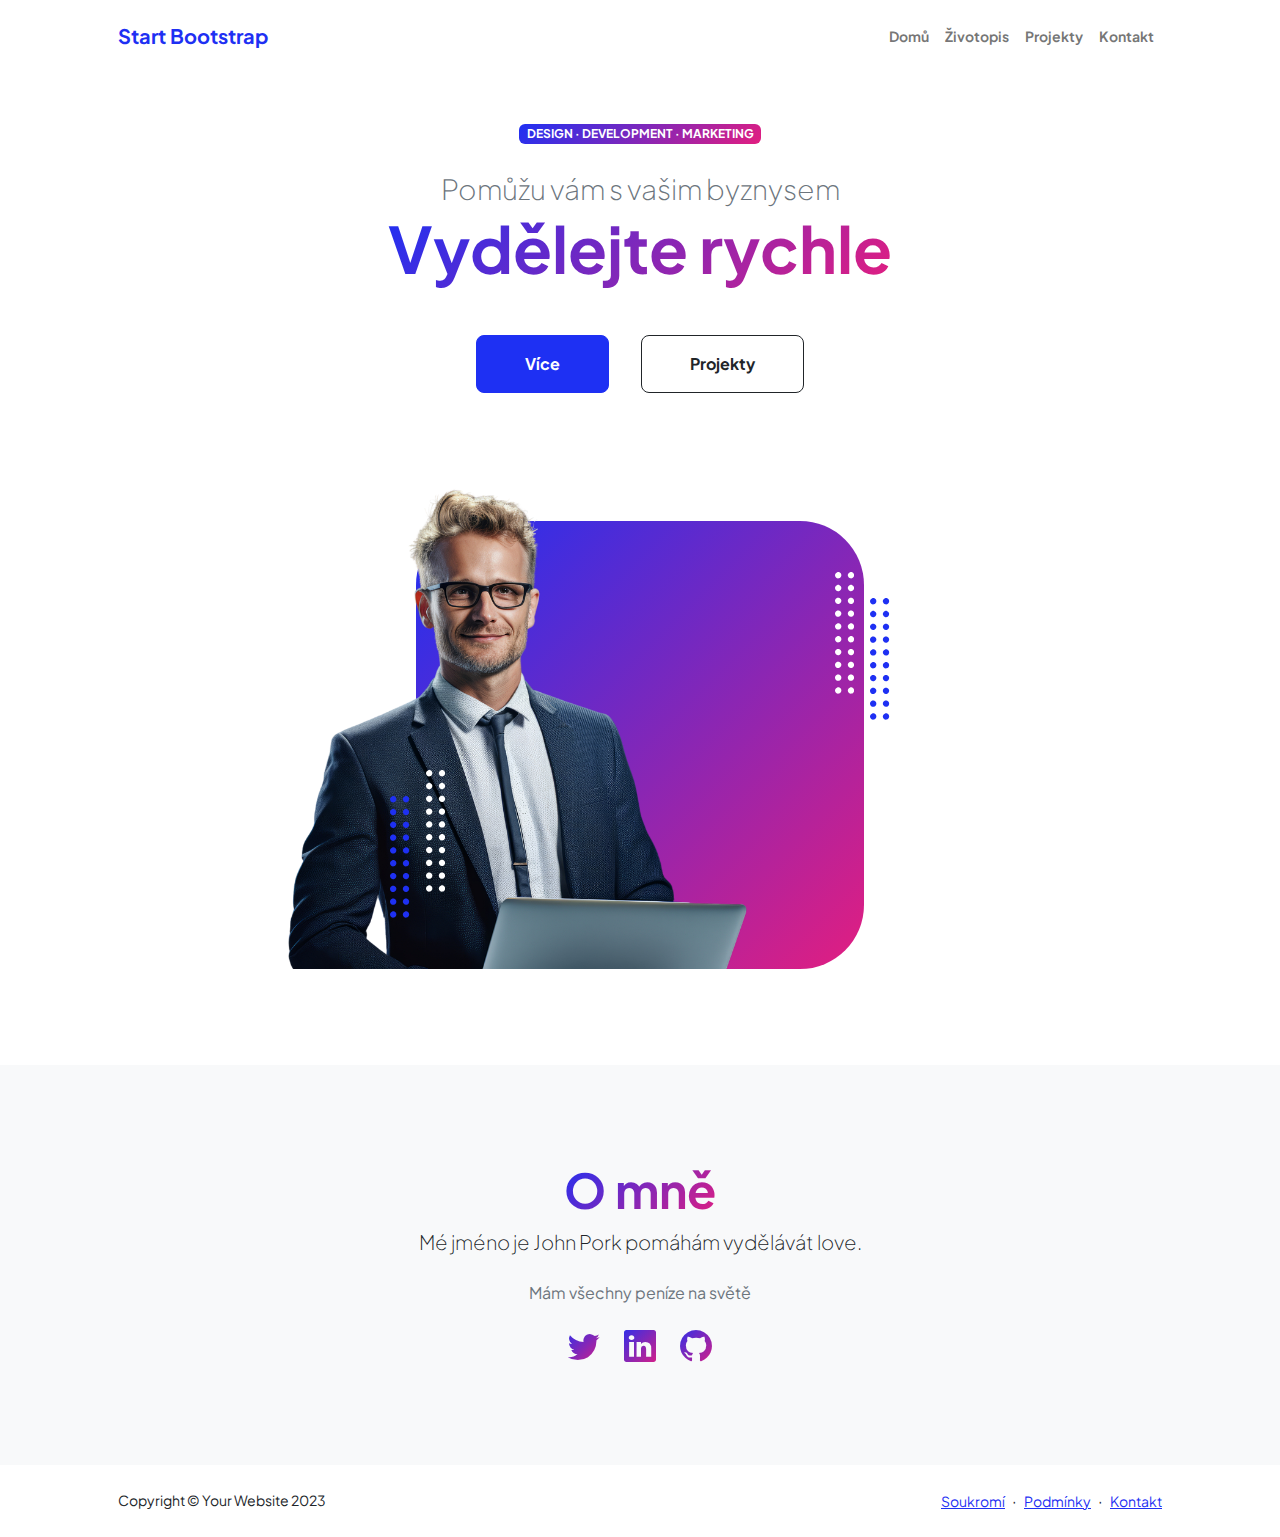
<file: startbootstrap-personal-gh-pages/startbootstrap-personal-gh-pages/index.html>
<!DOCTYPE html>
<html lang="en">
    <head>
        <meta charset="utf-8" />
        <meta name="viewport" content="width=device-width, initial-scale=1, shrink-to-fit=no" />
        <meta name="description" content="" />
        <meta name="author" content="" />
        <title>Personal - Start Bootstrap Theme</title>
        <!-- Favicon-->
        <link rel="icon" type="image/x-icon" href="assets/favicon.ico" />
        <!-- Custom Google font-->
        <link rel="preconnect" href="https://fonts.googleapis.com" />
        <link rel="preconnect" href="https://fonts.gstatic.com" crossorigin />
        <link href="https://fonts.googleapis.com/css2?family=Plus+Jakarta+Sans:wght@100;200;300;400;500;600;700;800;900&amp;display=swap" rel="stylesheet" />
        <!-- Bootstrap icons-->
        <link href="https://cdn.jsdelivr.net/npm/bootstrap-icons@1.8.1/font/bootstrap-icons.css" rel="stylesheet" />
        <!-- Core theme CSS (includes Bootstrap)-->
        <link href="css/styles.css" rel="stylesheet" />
    </head>
    <body class="d-flex flex-column h-100">
        <main class="flex-shrink-0">
            <!-- Navigation-->
            <nav class="navbar navbar-expand-lg navbar-light bg-white py-3">
                <div class="container px-5">
                    <a class="navbar-brand" href="index.html"><span class="fw-bolder text-primary">Start Bootstrap</span></a>
                    <button class="navbar-toggler" type="button" data-bs-toggle="collapse" data-bs-target="#navbarSupportedContent" aria-controls="navbarSupportedContent" aria-expanded="false" aria-label="Toggle navigation"><span class="navbar-toggler-icon"></span></button>
                    <div class="collapse navbar-collapse" id="navbarSupportedContent">
                        <ul class="navbar-nav ms-auto mb-2 mb-lg-0 small fw-bolder">
                            <li class="nav-item"><a class="nav-link" href="index.html">Domů</a></li>
                            <li class="nav-item"><a class="nav-link" href="resume.html">Životopis</a></li>
                            <li class="nav-item"><a class="nav-link" href="projects.html">Projekty</a></li>
                            <li class="nav-item"><a class="nav-link" href="contact.html">Kontakt</a></li>
                        </ul>
                    </div>
                </div>
            </nav>
            <!-- Header-->
            <header class="py-5">
                <div class="container px-5 pb-5">
                    <div class="row gx-5 align-items-center">
                        <div class="col-xxl-5">
                            <!-- Header text content-->
                            <div class="text-center text-xxl-start">
                                <div class="badge bg-gradient-primary-to-secondary text-white mb-4"><div class="text-uppercase">Design &middot; Development &middot; Marketing</div></div>
                                <div class="fs-3 fw-light text-muted">Pomůžu vám s vašim byznysem</div>
                                <h1 class="display-3 fw-bolder mb-5"><span class="text-gradient d-inline">Vydělejte rychle</span></h1>
                                <div class="d-grid gap-3 d-sm-flex justify-content-sm-center justify-content-xxl-start mb-3">
                                    <a class="btn btn-primary btn-lg px-5 py-3 me-sm-3 fs-6 fw-bolder" href="resume.html">Více</a>
                                    <a class="btn btn-outline-dark btn-lg px-5 py-3 fs-6 fw-bolder" href="projects.html">Projekty</a>
                                </div>
                            </div>
                        </div>
                        <div class="col-xxl-7">
                            <!-- Header profile picture-->
                            <div class="d-flex justify-content-center mt-5 mt-xxl-0">
                                <div class="profile bg-gradient-primary-to-secondary">
                                    <!-- TIP: For best results, use a photo with a transparent background like the demo example below-->
                                    <!-- Watch a tutorial on how to do this on YouTube (link)-->
                                    <img class="profile-img" src="assets/podnikatel.webp" alt="..." />
                                    <div class="dots-1">
                                        <!-- SVG Dots-->
                                        <svg version="1.1" xmlns="http://www.w3.org/2000/svg" xmlns:xlink="http://www.w3.org/1999/xlink" x="0px" y="0px" viewBox="0 0 191.6 1215.4" style="enable-background: new 0 0 191.6 1215.4" xml:space="preserve">
                                            <g transform="translate(0.000000,1280.000000) scale(0.100000,-0.100000)">
                                                <path d="M227.7,12788.6c-105-35-200-141-222-248c-43-206,163-412,369-369c155,32,275,190,260,339c-11,105-90,213-190,262        C383.7,12801.6,289.7,12808.6,227.7,12788.6z"></path>
                                                <path d="M1507.7,12788.6c-151-50-253-216-222-362c25-119,136-230,254-255c194-41,395,142,375,339c-11,105-90,213-190,262        C1663.7,12801.6,1569.7,12808.6,1507.7,12788.6z"></path>
                                                <path d="M227.7,11508.6c-105-35-200-141-222-248c-43-206,163-412,369-369c155,32,275,190,260,339c-11,105-90,213-190,262        C383.7,11521.6,289.7,11528.6,227.7,11508.6z"></path>
                                                <path d="M1507.7,11508.6c-151-50-253-216-222-362c25-119,136-230,254-255c194-41,395,142,375,339c-11,105-90,213-190,262        C1663.7,11521.6,1569.7,11528.6,1507.7,11508.6z"></path>
                                                <path d="M227.7,10228.6c-105-35-200-141-222-248c-43-206,163-412,369-369c155,32,275,190,260,339c-11,105-90,213-190,262        C383.7,10241.6,289.7,10248.6,227.7,10228.6z"></path>
                                                <path d="M1507.7,10228.6c-105-35-200-141-222-248c-43-206,163-412,369-369c155,32,275,190,260,339c-11,105-90,213-190,262        C1663.7,10241.6,1569.7,10248.6,1507.7,10228.6z"></path>
                                                <path d="M227.7,8948.6c-105-35-200-141-222-248c-43-206,163-412,369-369c155,32,275,190,260,339c-11,105-90,213-190,262        C383.7,8961.6,289.7,8968.6,227.7,8948.6z"></path>
                                                <path d="M1507.7,8948.6c-105-35-200-141-222-248c-43-206,163-412,369-369c155,32,275,190,260,339c-11,105-90,213-190,262        C1663.7,8961.6,1569.7,8968.6,1507.7,8948.6z"></path>
                                                <path d="M227.7,7668.6c-105-35-200-141-222-248c-43-206,163-412,369-369c155,32,275,190,260,339c-11,105-90,213-190,262        C383.7,7681.6,289.7,7688.6,227.7,7668.6z"></path>
                                                <path d="M1507.7,7668.6c-105-35-200-141-222-248c-43-206,163-412,369-369c155,32,275,190,260,339c-11,105-90,213-190,262        C1663.7,7681.6,1569.7,7688.6,1507.7,7668.6z"></path>
                                                <path d="M227.7,6388.6c-105-35-200-141-222-248c-43-206,163-412,369-369c155,32,275,190,260,339c-11,105-90,213-190,262        C383.7,6401.6,289.7,6408.6,227.7,6388.6z"></path>
                                                <path d="M1507.7,6388.6c-105-35-200-141-222-248c-43-206,163-412,369-369c155,32,275,190,260,339c-11,105-90,213-190,262        C1663.7,6401.6,1569.7,6408.6,1507.7,6388.6z"></path>
                                                <path d="M227.7,5108.6c-105-35-200-141-222-248c-43-206,163-412,369-369c155,32,275,190,260,339c-11,105-90,213-190,262        C383.7,5121.6,289.7,5128.6,227.7,5108.6z"></path>
                                                <path d="M1507.7,5108.6c-105-35-200-141-222-248c-43-206,163-412,369-369c155,32,275,190,260,339c-11,105-90,213-190,262        C1663.7,5121.6,1569.7,5128.6,1507.7,5108.6z"></path>
                                                <path d="M227.7,3828.6c-105-35-200-141-222-248c-43-206,163-412,369-369c155,32,275,190,260,339c-11,105-90,213-190,262        C383.7,3841.6,289.7,3848.6,227.7,3828.6z"></path>
                                                <path d="M1507.7,3828.6c-105-35-200-141-222-248c-43-206,163-412,369-369c155,32,275,190,260,339c-11,105-90,213-190,262        C1663.7,3841.6,1569.7,3848.6,1507.7,3828.6z"></path>
                                                <path d="M227.7,2548.6c-105-35-200-141-222-248c-43-206,163-412,369-369c155,32,275,190,260,339c-11,105-90,213-190,262        C383.7,2561.6,289.7,2568.6,227.7,2548.6z"></path>
                                                <path d="M1507.7,2548.6c-105-35-200-141-222-248c-43-206,163-412,369-369c155,32,275,190,260,339c-11,105-90,213-190,262        C1663.7,2561.6,1569.7,2568.6,1507.7,2548.6z"></path>
                                                <path d="M227.7,1268.6c-105-35-200-141-222-248c-43-206,163-412,369-369c155,32,275,190,260,339c-11,105-90,213-190,262        C383.7,1281.6,289.7,1288.6,227.7,1268.6z"></path>
                                                <path d="M1507.7,1268.6c-105-35-200-141-222-248c-43-206,163-412,369-369c155,32,275,190,260,339c-11,105-90,213-190,262        C1663.7,1281.6,1569.7,1288.6,1507.7,1268.6z"></path>
                                            </g>
                                        </svg>
                                        <!-- END of SVG dots-->
                                    </div>
                                    <div class="dots-2">
                                        <!-- SVG Dots-->
                                        <svg version="1.1" xmlns="http://www.w3.org/2000/svg" xmlns:xlink="http://www.w3.org/1999/xlink" x="0px" y="0px" viewBox="0 0 191.6 1215.4" style="enable-background: new 0 0 191.6 1215.4" xml:space="preserve">
                                            <g transform="translate(0.000000,1280.000000) scale(0.100000,-0.100000)">
                                                <path d="M227.7,12788.6c-105-35-200-141-222-248c-43-206,163-412,369-369c155,32,275,190,260,339c-11,105-90,213-190,262        C383.7,12801.6,289.7,12808.6,227.7,12788.6z"></path>
                                                <path d="M1507.7,12788.6c-151-50-253-216-222-362c25-119,136-230,254-255c194-41,395,142,375,339c-11,105-90,213-190,262        C1663.7,12801.6,1569.7,12808.6,1507.7,12788.6z"></path>
                                                <path d="M227.7,11508.6c-105-35-200-141-222-248c-43-206,163-412,369-369c155,32,275,190,260,339c-11,105-90,213-190,262        C383.7,11521.6,289.7,11528.6,227.7,11508.6z"></path>
                                                <path d="M1507.7,11508.6c-151-50-253-216-222-362c25-119,136-230,254-255c194-41,395,142,375,339c-11,105-90,213-190,262        C1663.7,11521.6,1569.7,11528.6,1507.7,11508.6z"></path>
                                                <path d="M227.7,10228.6c-105-35-200-141-222-248c-43-206,163-412,369-369c155,32,275,190,260,339c-11,105-90,213-190,262        C383.7,10241.6,289.7,10248.6,227.7,10228.6z"></path>
                                                <path d="M1507.7,10228.6c-105-35-200-141-222-248c-43-206,163-412,369-369c155,32,275,190,260,339c-11,105-90,213-190,262        C1663.7,10241.6,1569.7,10248.6,1507.7,10228.6z"></path>
                                                <path d="M227.7,8948.6c-105-35-200-141-222-248c-43-206,163-412,369-369c155,32,275,190,260,339c-11,105-90,213-190,262        C383.7,8961.6,289.7,8968.6,227.7,8948.6z"></path>
                                                <path d="M1507.7,8948.6c-105-35-200-141-222-248c-43-206,163-412,369-369c155,32,275,190,260,339c-11,105-90,213-190,262        C1663.7,8961.6,1569.7,8968.6,1507.7,8948.6z"></path>
                                                <path d="M227.7,7668.6c-105-35-200-141-222-248c-43-206,163-412,369-369c155,32,275,190,260,339c-11,105-90,213-190,262        C383.7,7681.6,289.7,7688.6,227.7,7668.6z"></path>
                                                <path d="M1507.7,7668.6c-105-35-200-141-222-248c-43-206,163-412,369-369c155,32,275,190,260,339c-11,105-90,213-190,262        C1663.7,7681.6,1569.7,7688.6,1507.7,7668.6z"></path>
                                                <path d="M227.7,6388.6c-105-35-200-141-222-248c-43-206,163-412,369-369c155,32,275,190,260,339c-11,105-90,213-190,262        C383.7,6401.6,289.7,6408.6,227.7,6388.6z"></path>
                                                <path d="M1507.7,6388.6c-105-35-200-141-222-248c-43-206,163-412,369-369c155,32,275,190,260,339c-11,105-90,213-190,262        C1663.7,6401.6,1569.7,6408.6,1507.7,6388.6z"></path>
                                                <path d="M227.7,5108.6c-105-35-200-141-222-248c-43-206,163-412,369-369c155,32,275,190,260,339c-11,105-90,213-190,262        C383.7,5121.6,289.7,5128.6,227.7,5108.6z"></path>
                                                <path d="M1507.7,5108.6c-105-35-200-141-222-248c-43-206,163-412,369-369c155,32,275,190,260,339c-11,105-90,213-190,262        C1663.7,5121.6,1569.7,5128.6,1507.7,5108.6z"></path>
                                                <path d="M227.7,3828.6c-105-35-200-141-222-248c-43-206,163-412,369-369c155,32,275,190,260,339c-11,105-90,213-190,262        C383.7,3841.6,289.7,3848.6,227.7,3828.6z"></path>
                                                <path d="M1507.7,3828.6c-105-35-200-141-222-248c-43-206,163-412,369-369c155,32,275,190,260,339c-11,105-90,213-190,262        C1663.7,3841.6,1569.7,3848.6,1507.7,3828.6z"></path>
                                                <path d="M227.7,2548.6c-105-35-200-141-222-248c-43-206,163-412,369-369c155,32,275,190,260,339c-11,105-90,213-190,262        C383.7,2561.6,289.7,2568.6,227.7,2548.6z"></path>
                                                <path d="M1507.7,2548.6c-105-35-200-141-222-248c-43-206,163-412,369-369c155,32,275,190,260,339c-11,105-90,213-190,262        C1663.7,2561.6,1569.7,2568.6,1507.7,2548.6z"></path>
                                                <path d="M227.7,1268.6c-105-35-200-141-222-248c-43-206,163-412,369-369c155,32,275,190,260,339c-11,105-90,213-190,262        C383.7,1281.6,289.7,1288.6,227.7,1268.6z"></path>
                                                <path d="M1507.7,1268.6c-105-35-200-141-222-248c-43-206,163-412,369-369c155,32,275,190,260,339c-11,105-90,213-190,262        C1663.7,1281.6,1569.7,1288.6,1507.7,1268.6z"></path>
                                            </g>
                                        </svg>
                                        <!-- END of SVG dots-->
                                    </div>
                                    <div class="dots-3">
                                        <!-- SVG Dots-->
                                        <svg version="1.1" xmlns="http://www.w3.org/2000/svg" xmlns:xlink="http://www.w3.org/1999/xlink" x="0px" y="0px" viewBox="0 0 191.6 1215.4" style="enable-background: new 0 0 191.6 1215.4" xml:space="preserve">
                                            <g transform="translate(0.000000,1280.000000) scale(0.100000,-0.100000)">
                                                <path d="M227.7,12788.6c-105-35-200-141-222-248c-43-206,163-412,369-369c155,32,275,190,260,339c-11,105-90,213-190,262        C383.7,12801.6,289.7,12808.6,227.7,12788.6z"></path>
                                                <path d="M1507.7,12788.6c-151-50-253-216-222-362c25-119,136-230,254-255c194-41,395,142,375,339c-11,105-90,213-190,262        C1663.7,12801.6,1569.7,12808.6,1507.7,12788.6z"></path>
                                                <path d="M227.7,11508.6c-105-35-200-141-222-248c-43-206,163-412,369-369c155,32,275,190,260,339c-11,105-90,213-190,262        C383.7,11521.6,289.7,11528.6,227.7,11508.6z"></path>
                                                <path d="M1507.7,11508.6c-151-50-253-216-222-362c25-119,136-230,254-255c194-41,395,142,375,339c-11,105-90,213-190,262        C1663.7,11521.6,1569.7,11528.6,1507.7,11508.6z"></path>
                                                <path d="M227.7,10228.6c-105-35-200-141-222-248c-43-206,163-412,369-369c155,32,275,190,260,339c-11,105-90,213-190,262        C383.7,10241.6,289.7,10248.6,227.7,10228.6z"></path>
                                                <path d="M1507.7,10228.6c-105-35-200-141-222-248c-43-206,163-412,369-369c155,32,275,190,260,339c-11,105-90,213-190,262        C1663.7,10241.6,1569.7,10248.6,1507.7,10228.6z"></path>
                                                <path d="M227.7,8948.6c-105-35-200-141-222-248c-43-206,163-412,369-369c155,32,275,190,260,339c-11,105-90,213-190,262        C383.7,8961.6,289.7,8968.6,227.7,8948.6z"></path>
                                                <path d="M1507.7,8948.6c-105-35-200-141-222-248c-43-206,163-412,369-369c155,32,275,190,260,339c-11,105-90,213-190,262        C1663.7,8961.6,1569.7,8968.6,1507.7,8948.6z"></path>
                                                <path d="M227.7,7668.6c-105-35-200-141-222-248c-43-206,163-412,369-369c155,32,275,190,260,339c-11,105-90,213-190,262        C383.7,7681.6,289.7,7688.6,227.7,7668.6z"></path>
                                                <path d="M1507.7,7668.6c-105-35-200-141-222-248c-43-206,163-412,369-369c155,32,275,190,260,339c-11,105-90,213-190,262        C1663.7,7681.6,1569.7,7688.6,1507.7,7668.6z"></path>
                                                <path d="M227.7,6388.6c-105-35-200-141-222-248c-43-206,163-412,369-369c155,32,275,190,260,339c-11,105-90,213-190,262        C383.7,6401.6,289.7,6408.6,227.7,6388.6z"></path>
                                                <path d="M1507.7,6388.6c-105-35-200-141-222-248c-43-206,163-412,369-369c155,32,275,190,260,339c-11,105-90,213-190,262        C1663.7,6401.6,1569.7,6408.6,1507.7,6388.6z"></path>
                                                <path d="M227.7,5108.6c-105-35-200-141-222-248c-43-206,163-412,369-369c155,32,275,190,260,339c-11,105-90,213-190,262        C383.7,5121.6,289.7,5128.6,227.7,5108.6z"></path>
                                                <path d="M1507.7,5108.6c-105-35-200-141-222-248c-43-206,163-412,369-369c155,32,275,190,260,339c-11,105-90,213-190,262        C1663.7,5121.6,1569.7,5128.6,1507.7,5108.6z"></path>
                                                <path d="M227.7,3828.6c-105-35-200-141-222-248c-43-206,163-412,369-369c155,32,275,190,260,339c-11,105-90,213-190,262        C383.7,3841.6,289.7,3848.6,227.7,3828.6z"></path>
                                                <path d="M1507.7,3828.6c-105-35-200-141-222-248c-43-206,163-412,369-369c155,32,275,190,260,339c-11,105-90,213-190,262        C1663.7,3841.6,1569.7,3848.6,1507.7,3828.6z"></path>
                                                <path d="M227.7,2548.6c-105-35-200-141-222-248c-43-206,163-412,369-369c155,32,275,190,260,339c-11,105-90,213-190,262        C383.7,2561.6,289.7,2568.6,227.7,2548.6z"></path>
                                                <path d="M1507.7,2548.6c-105-35-200-141-222-248c-43-206,163-412,369-369c155,32,275,190,260,339c-11,105-90,213-190,262        C1663.7,2561.6,1569.7,2568.6,1507.7,2548.6z"></path>
                                                <path d="M227.7,1268.6c-105-35-200-141-222-248c-43-206,163-412,369-369c155,32,275,190,260,339c-11,105-90,213-190,262        C383.7,1281.6,289.7,1288.6,227.7,1268.6z"></path>
                                                <path d="M1507.7,1268.6c-105-35-200-141-222-248c-43-206,163-412,369-369c155,32,275,190,260,339c-11,105-90,213-190,262        C1663.7,1281.6,1569.7,1288.6,1507.7,1268.6z"></path>
                                            </g>
                                        </svg>
                                        <!-- END of SVG dots-->
                                    </div>
                                    <div class="dots-4">
                                        <!-- SVG Dots-->
                                        <svg version="1.1" xmlns="http://www.w3.org/2000/svg" xmlns:xlink="http://www.w3.org/1999/xlink" x="0px" y="0px" viewBox="0 0 191.6 1215.4" style="enable-background: new 0 0 191.6 1215.4" xml:space="preserve">
                                            <g transform="translate(0.000000,1280.000000) scale(0.100000,-0.100000)">
                                                <path d="M227.7,12788.6c-105-35-200-141-222-248c-43-206,163-412,369-369c155,32,275,190,260,339c-11,105-90,213-190,262        C383.7,12801.6,289.7,12808.6,227.7,12788.6z"></path>
                                                <path d="M1507.7,12788.6c-151-50-253-216-222-362c25-119,136-230,254-255c194-41,395,142,375,339c-11,105-90,213-190,262        C1663.7,12801.6,1569.7,12808.6,1507.7,12788.6z"></path>
                                                <path d="M227.7,11508.6c-105-35-200-141-222-248c-43-206,163-412,369-369c155,32,275,190,260,339c-11,105-90,213-190,262        C383.7,11521.6,289.7,11528.6,227.7,11508.6z"></path>
                                                <path d="M1507.7,11508.6c-151-50-253-216-222-362c25-119,136-230,254-255c194-41,395,142,375,339c-11,105-90,213-190,262        C1663.7,11521.6,1569.7,11528.6,1507.7,11508.6z"></path>
                                                <path d="M227.7,10228.6c-105-35-200-141-222-248c-43-206,163-412,369-369c155,32,275,190,260,339c-11,105-90,213-190,262        C383.7,10241.6,289.7,10248.6,227.7,10228.6z"></path>
                                                <path d="M1507.7,10228.6c-105-35-200-141-222-248c-43-206,163-412,369-369c155,32,275,190,260,339c-11,105-90,213-190,262        C1663.7,10241.6,1569.7,10248.6,1507.7,10228.6z"></path>
                                                <path d="M227.7,8948.6c-105-35-200-141-222-248c-43-206,163-412,369-369c155,32,275,190,260,339c-11,105-90,213-190,262        C383.7,8961.6,289.7,8968.6,227.7,8948.6z"></path>
                                                <path d="M1507.7,8948.6c-105-35-200-141-222-248c-43-206,163-412,369-369c155,32,275,190,260,339c-11,105-90,213-190,262        C1663.7,8961.6,1569.7,8968.6,1507.7,8948.6z"></path>
                                                <path d="M227.7,7668.6c-105-35-200-141-222-248c-43-206,163-412,369-369c155,32,275,190,260,339c-11,105-90,213-190,262        C383.7,7681.6,289.7,7688.6,227.7,7668.6z"></path>
                                                <path d="M1507.7,7668.6c-105-35-200-141-222-248c-43-206,163-412,369-369c155,32,275,190,260,339c-11,105-90,213-190,262        C1663.7,7681.6,1569.7,7688.6,1507.7,7668.6z"></path>
                                                <path d="M227.7,6388.6c-105-35-200-141-222-248c-43-206,163-412,369-369c155,32,275,190,260,339c-11,105-90,213-190,262        C383.7,6401.6,289.7,6408.6,227.7,6388.6z"></path>
                                                <path d="M1507.7,6388.6c-105-35-200-141-222-248c-43-206,163-412,369-369c155,32,275,190,260,339c-11,105-90,213-190,262        C1663.7,6401.6,1569.7,6408.6,1507.7,6388.6z"></path>
                                                <path d="M227.7,5108.6c-105-35-200-141-222-248c-43-206,163-412,369-369c155,32,275,190,260,339c-11,105-90,213-190,262        C383.7,5121.6,289.7,5128.6,227.7,5108.6z"></path>
                                                <path d="M1507.7,5108.6c-105-35-200-141-222-248c-43-206,163-412,369-369c155,32,275,190,260,339c-11,105-90,213-190,262        C1663.7,5121.6,1569.7,5128.6,1507.7,5108.6z"></path>
                                                <path d="M227.7,3828.6c-105-35-200-141-222-248c-43-206,163-412,369-369c155,32,275,190,260,339c-11,105-90,213-190,262        C383.7,3841.6,289.7,3848.6,227.7,3828.6z"></path>
                                                <path d="M1507.7,3828.6c-105-35-200-141-222-248c-43-206,163-412,369-369c155,32,275,190,260,339c-11,105-90,213-190,262        C1663.7,3841.6,1569.7,3848.6,1507.7,3828.6z"></path>
                                                <path d="M227.7,2548.6c-105-35-200-141-222-248c-43-206,163-412,369-369c155,32,275,190,260,339c-11,105-90,213-190,262        C383.7,2561.6,289.7,2568.6,227.7,2548.6z"></path>
                                                <path d="M1507.7,2548.6c-105-35-200-141-222-248c-43-206,163-412,369-369c155,32,275,190,260,339c-11,105-90,213-190,262        C1663.7,2561.6,1569.7,2568.6,1507.7,2548.6z"></path>
                                                <path d="M227.7,1268.6c-105-35-200-141-222-248c-43-206,163-412,369-369c155,32,275,190,260,339c-11,105-90,213-190,262        C383.7,1281.6,289.7,1288.6,227.7,1268.6z"></path>
                                                <path d="M1507.7,1268.6c-105-35-200-141-222-248c-43-206,163-412,369-369c155,32,275,190,260,339c-11,105-90,213-190,262        C1663.7,1281.6,1569.7,1288.6,1507.7,1268.6z"></path>
                                            </g>
                                        </svg>
                                        <!-- END of SVG dots-->
                                    </div>
                                </div>
                            </div>
                        </div>
                    </div>
                </div>
            </header>
            <!-- About Section-->
            <section class="bg-light py-5">
                <div class="container px-5">
                    <div class="row gx-5 justify-content-center">
                        <div class="col-xxl-8">
                            <div class="text-center my-5">
                                <h2 class="display-5 fw-bolder"><span class="text-gradient d-inline">O mně</span></h2>
                                <p class="lead fw-light mb-4">Mé jméno je John Pork pomáhám vydělávát love.</p>
                                <p class="text-muted">Mám všechny peníze na světě</p>
                                <div class="d-flex justify-content-center fs-2 gap-4">
                                    <a class="text-gradient" href="#!"><i class="bi bi-twitter"></i></a>
                                    <a class="text-gradient" href="#!"><i class="bi bi-linkedin"></i></a>
                                    <a class="text-gradient" href="#!"><i class="bi bi-github"></i></a>
                                </div>
                            </div>
                        </div>
                    </div>
                </div>
            </section>
        </main>
        <!-- Footer-->
        <footer class="bg-white py-4 mt-auto">
            <div class="container px-5">
                <div class="row align-items-center justify-content-between flex-column flex-sm-row">
                    <div class="col-auto"><div class="small m-0">Copyright &copy; Your Website 2023</div></div>
                    <div class="col-auto">
                        <a class="small" href="#!">Soukromí</a>
                        <span class="mx-1">&middot;</span>
                        <a class="small" href="#!">Podmínky</a>
                        <span class="mx-1">&middot;</span>
                        <a class="small" href="#!">Kontakt</a>
                    </div>
                </div>
            </div>
        </footer>
        <!-- Bootstrap core JS-->
        <script src="https://cdn.jsdelivr.net/npm/bootstrap@5.2.3/dist/js/bootstrap.bundle.min.js"></script>
        <!-- Core theme JS-->
        <script src="js/scripts.js"></script>
    </body>
</html>
</file>
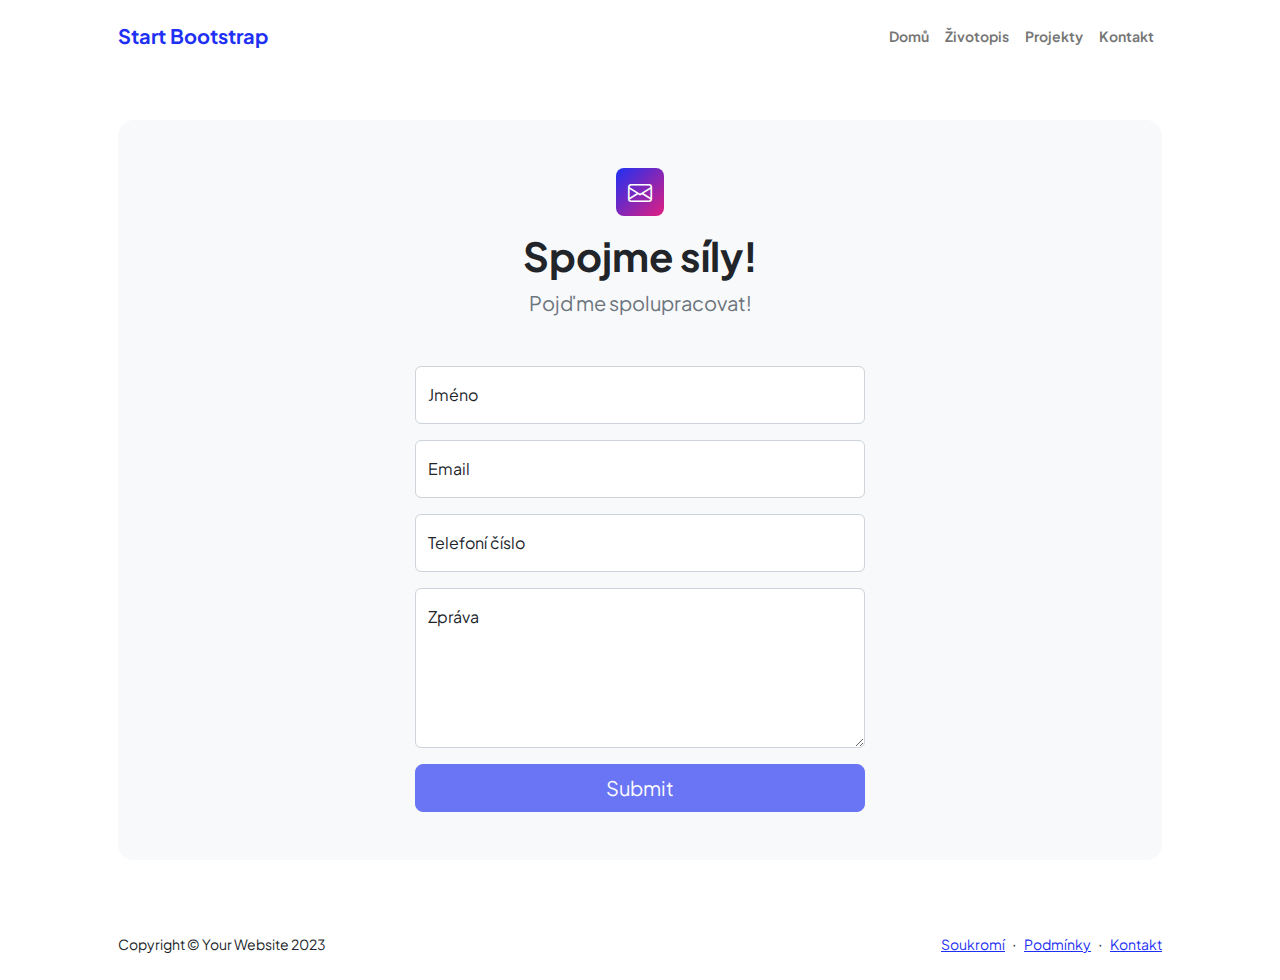
<file: startbootstrap-personal-gh-pages/startbootstrap-personal-gh-pages/contact.html>
<!DOCTYPE html>
<html lang="en">
    <head>
        <meta charset="utf-8" />
        <meta name="viewport" content="width=device-width, initial-scale=1, shrink-to-fit=no" />
        <meta name="description" content />
        <meta name="author" content />
        <title>Modern Business - Start Bootstrap Template</title>
        <!-- Favicon-->
        <link rel="icon" type="image/x-icon" href="assets/favicon.ico" />
        <!-- Custom Google font-->
        <link rel="preconnect" href="https://fonts.googleapis.com" />
        <link rel="preconnect" href="https://fonts.gstatic.com" crossorigin />
        <link href="https://fonts.googleapis.com/css2?family=Plus+Jakarta+Sans:wght@100;200;300;400;500;600;700;800;900&amp;display=swap" rel="stylesheet" />
        <!-- Bootstrap icons-->
        <link href="https://cdn.jsdelivr.net/npm/bootstrap-icons@1.8.1/font/bootstrap-icons.css" rel="stylesheet" />
        <!-- Core theme CSS (includes Bootstrap)-->
        <link href="css/styles.css" rel="stylesheet" />
    </head>
    <body class="d-flex flex-column">
        <main class="flex-shrink-0">
            <!-- Navigation-->
            <nav class="navbar navbar-expand-lg navbar-light bg-white py-3">
                <div class="container px-5">
                    <a class="navbar-brand" href="index.html"><span class="fw-bolder text-primary">Start Bootstrap</span></a>
                    <button class="navbar-toggler" type="button" data-bs-toggle="collapse" data-bs-target="#navbarSupportedContent" aria-controls="navbarSupportedContent" aria-expanded="false" aria-label="Toggle navigation"><span class="navbar-toggler-icon"></span></button>
                    <div class="collapse navbar-collapse" id="navbarSupportedContent">
                        <ul class="navbar-nav ms-auto mb-2 mb-lg-0 small fw-bolder">
                            <li class="nav-item"><a class="nav-link" href="index.html">Domů</a></li>
                            <li class="nav-item"><a class="nav-link" href="resume.html">Životopis</a></li>
                            <li class="nav-item"><a class="nav-link" href="projects.html">Projekty</a></li>
                            <li class="nav-item"><a class="nav-link" href="contact.html">Kontakt</a></li>
                        </ul>
                    </div>
                </div>
            </nav>
            <!-- Page content-->
            <section class="py-5">
                <div class="container px-5">
                    <!-- Contact form-->
                    <div class="bg-light rounded-4 py-5 px-4 px-md-5">
                        <div class="text-center mb-5">
                            <div class="feature bg-primary bg-gradient-primary-to-secondary text-white rounded-3 mb-3"><i class="bi bi-envelope"></i></div>
                            <h1 class="fw-bolder">Spojme síly!</h1>
                            <p class="lead fw-normal text-muted mb-0">Pojďme spolupracovat!</p>
                        </div>
                        <div class="row gx-5 justify-content-center">
                            <div class="col-lg-8 col-xl-6">
                                <!-- * * * * * * * * * * * * * * *-->
                                <!-- * * SB Forms Contact Form * *-->
                                <!-- * * * * * * * * * * * * * * *-->
                                <!-- This form is pre-integrated with SB Forms.-->
                                <!-- To make this form functional, sign up at-->
                                <!-- https://startbootstrap.com/solution/contact-forms-->
                                <!-- to get an API token!-->
                                <form id="contactForm" data-sb-form-api-token="API_TOKEN">
                                    <!-- Name input-->
                                    <div class="form-floating mb-3">
                                        <input class="form-control" id="name" type="text" placeholder="Enter your name..." data-sb-validations="required" />
                                        <label for="name">Jméno</label>
                                        <div class="invalid-feedback" data-sb-feedback="name:required">JMÉNO!!!.</div>
                                    </div>
                                    <!-- Email address input-->
                                    <div class="form-floating mb-3">
                                        <input class="form-control" id="email" type="email" placeholder="name@example.com" data-sb-validations="required,email" />
                                        <label for="email">Email</label>
                                        <div class="invalid-feedback" data-sb-feedback="email:required">Email mi dej.</div>
                                        <div class="invalid-feedback" data-sb-feedback="email:email">Blby Email.</div>
                                    </div>
                                    <!-- Phone number input-->
                                    <div class="form-floating mb-3">
                                        <input class="form-control" id="phone" type="tel" placeholder="(123) 456-7890" data-sb-validations="required" />
                                        <label for="phone">Telefoní číslo</label>
                                        <div class="invalid-feedback" data-sb-feedback="phone:required">Telefoní číslo potřebuju.</div>
                                    </div>
                                    <!-- Message input-->
                                    <div class="form-floating mb-3">
                                        <textarea class="form-control" id="message" type="text" placeholder="Enter your message here..." style="height: 10rem" data-sb-validations="required"></textarea>
                                        <label for="message">Zpráva</label>
                                        <div class="invalid-feedback" data-sb-feedback="message:required">Potřebuju zprávu.</div>
                                    </div>
                                    <!-- Submit success message-->
                                    <!---->
                                    <!-- This is what your users will see when the form-->
                                    <!-- has successfully submitted-->
                                    <div class="d-none" id="submitSuccessMessage">
                                        <div class="text-center mb-3">
                                            <div class="fw-bolder">Úspěch! abychom spolu začali vydělávat klikni na odkaz
                                            </div>
                                            
                                            <br />
                                            <a href="https://startbootstrap.com/solution/contact-forms">https://startbootstrap.com/solution/contact-forms</a>
                                        </div>
                                    </div>
                                    <!-- Submit error message-->
                                    <!---->
                                    <!-- This is what your users will see when there is-->
                                    <!-- an error submitting the form-->
                                    <div class="d-none" id="submitErrorMessage"><div class="text-center text-danger mb-3">Error sending message!</div></div>
                                    <!-- Submit Button-->
                                    <div class="d-grid"><button class="btn btn-primary btn-lg disabled" id="submitButton" type="submit">Submit</button></div>
                                </form>
                            </div>
                        </div>
                    </div>
                </div>
            </section>
        </main>
        <!-- Footer-->
        <footer class="bg-white py-4 mt-auto">
            <div class="container px-5">
                <div class="row align-items-center justify-content-between flex-column flex-sm-row">
                    <div class="col-auto"><div class="small m-0">Copyright &copy; Your Website 2023</div></div>
                    <div class="col-auto">
                        <a class="small" href="#!">Soukromí</a>
                        <span class="mx-1">&middot;</span>
                        <a class="small" href="#!">Podmínky</a>
                        <span class="mx-1">&middot;</span>
                        <a class="small" href="#!">Kontakt</a>
                    </div>
                </div>
            </div>
        </footer>
        <!-- Bootstrap core JS-->
        <script src="https://cdn.jsdelivr.net/npm/bootstrap@5.2.3/dist/js/bootstrap.bundle.min.js"></script>
        <!-- Core theme JS-->
        <script src="js/scripts.js"></script>
        <!-- * * * * * * * * * * * * * * * * * * * * * * * * * * * * * * * * * * * * * * * *-->
        <!-- * *                               SB Forms JS                               * *-->
        <!-- * * Activate your form at https://startbootstrap.com/solution/contact-forms * *-->
        <!-- * * * * * * * * * * * * * * * * * * * * * * * * * * * * * * * * * * * * * * * *-->
        <script src="https://cdn.startbootstrap.com/sb-forms-latest.js"></script>
    </body>
</html>
</file>
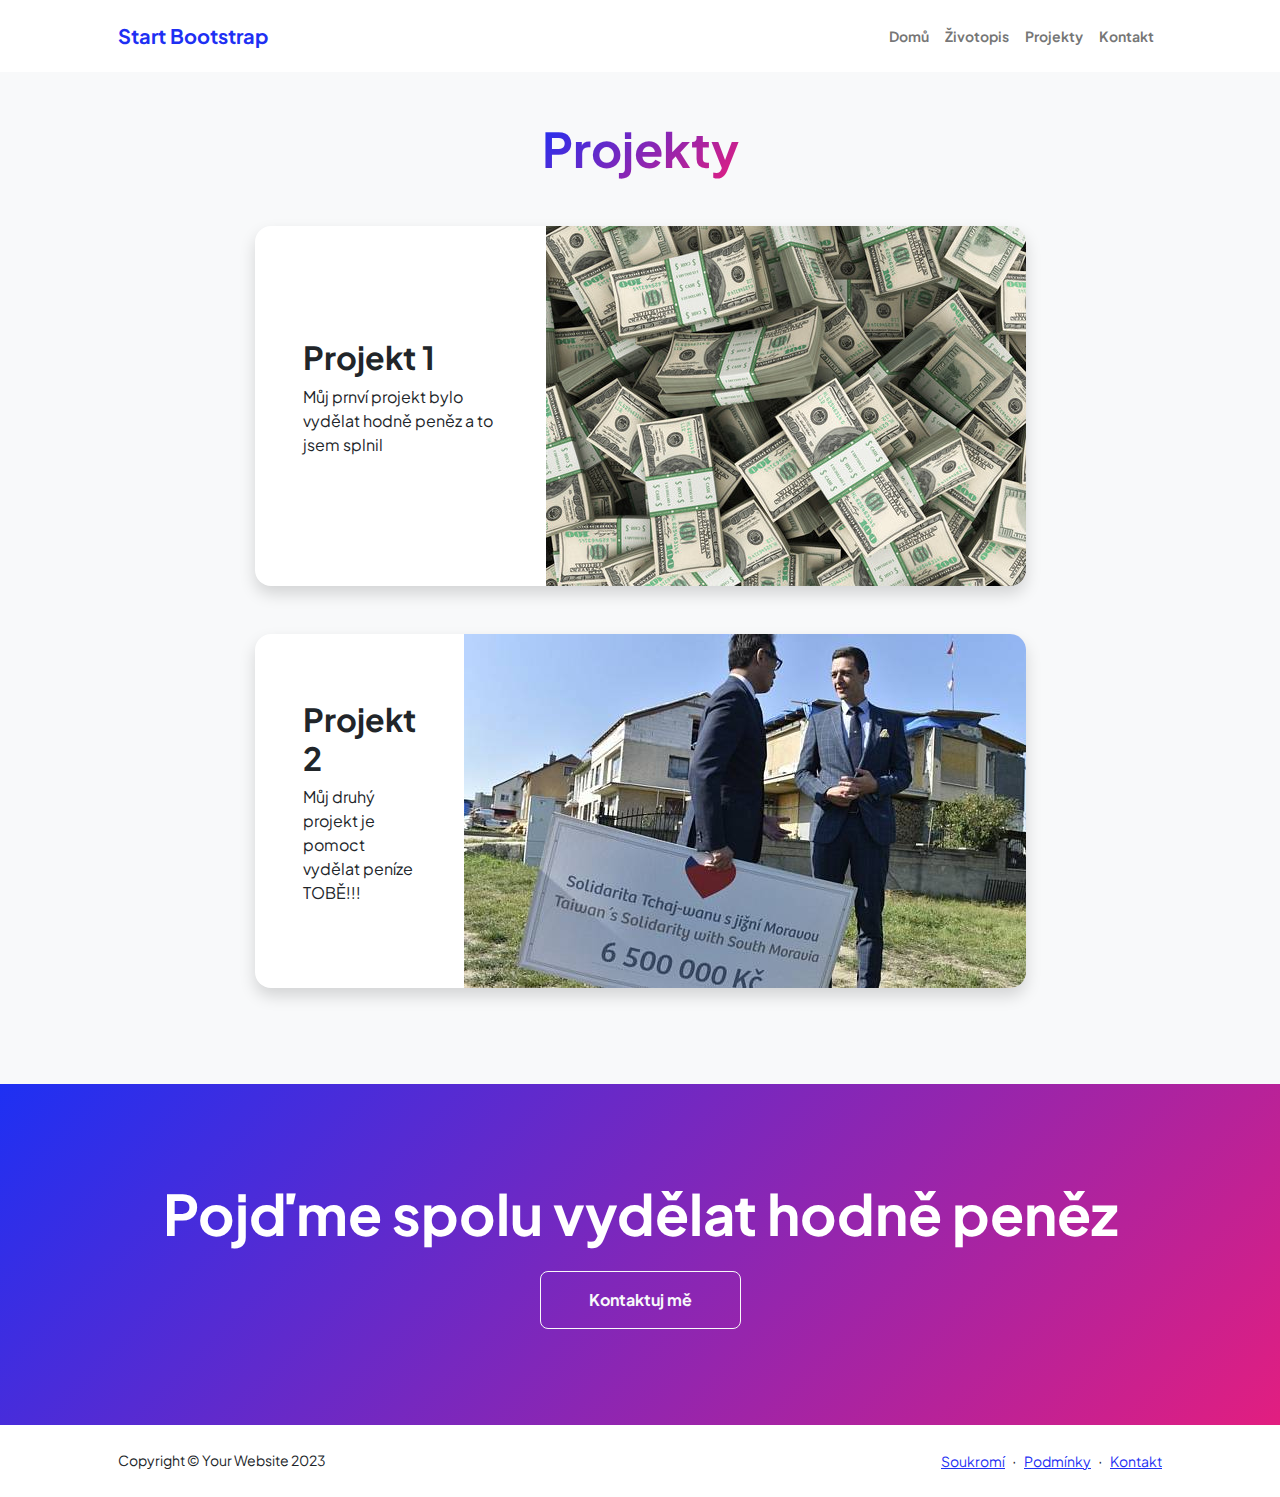
<file: startbootstrap-personal-gh-pages/startbootstrap-personal-gh-pages/projects.html>
<!DOCTYPE html>
<html lang="en">
    <head>
        <meta charset="utf-8" />
        <meta name="viewport" content="width=device-width, initial-scale=1, shrink-to-fit=no" />
        <meta name="description" content="" />
        <meta name="author" content="" />
        <title>Modern Business - Start Bootstrap Template</title>
        <!-- Favicon-->
        <link rel="icon" type="image/x-icon" href="assets/favicon.ico" />
        <!-- Custom Google font-->
        <link rel="preconnect" href="https://fonts.googleapis.com" />
        <link rel="preconnect" href="https://fonts.gstatic.com" crossorigin />
        <link href="https://fonts.googleapis.com/css2?family=Plus+Jakarta+Sans:wght@100;200;300;400;500;600;700;800;900&amp;display=swap" rel="stylesheet" />
        <!-- Bootstrap icons-->
        <link href="https://cdn.jsdelivr.net/npm/bootstrap-icons@1.8.1/font/bootstrap-icons.css" rel="stylesheet" />
        <!-- Core theme CSS (includes Bootstrap)-->
        <link href="css/styles.css" rel="stylesheet" />
    </head>
    <body class="d-flex flex-column h-100 bg-light">
        <main class="flex-shrink-0">
            <!-- Navigation-->
            <nav class="navbar navbar-expand-lg navbar-light bg-white py-3">
                <div class="container px-5">
                    <a class="navbar-brand" href="index.html"><span class="fw-bolder text-primary">Start Bootstrap</span></a>
                    <button class="navbar-toggler" type="button" data-bs-toggle="collapse" data-bs-target="#navbarSupportedContent" aria-controls="navbarSupportedContent" aria-expanded="false" aria-label="Toggle navigation"><span class="navbar-toggler-icon"></span></button>
                    <div class="collapse navbar-collapse" id="navbarSupportedContent">
                        <ul class="navbar-nav ms-auto mb-2 mb-lg-0 small fw-bolder">
                            <li class="nav-item"><a class="nav-link" href="index.html">Domů</a></li>
                            <li class="nav-item"><a class="nav-link" href="resume.html">Životopis</a></li>
                            <li class="nav-item"><a class="nav-link" href="projects.html">Projekty</a></li>
                            <li class="nav-item"><a class="nav-link" href="contact.html">Kontakt</a></li>
                        </ul>
                    </div>
                </div>
            </nav>
            <!-- Projects Section-->
            <section class="py-5">
                <div class="container px-5 mb-5">
                    <div class="text-center mb-5">
                        <h1 class="display-5 fw-bolder mb-0"><span class="text-gradient d-inline">Projekty</span></h1>
                    </div>
                    <div class="row gx-5 justify-content-center">
                        <div class="col-lg-11 col-xl-9 col-xxl-8">
                            <!-- Project Card 1-->
                            <div class="card overflow-hidden shadow rounded-4 border-0 mb-5">
                                <div class="card-body p-0">
                                    <div class="d-flex align-items-center">
                                        <div class="p-5">
                                            <h2 class="fw-bolder">Projekt 1</h2>
                                            <p>Můj prnví projekt bylo vydělat hodně peněz a to jsem splnil</p>
                                        </div>
                                        <img class="img-fluid" src="dolary.jpg" alt="..." />
                                    </div>
                                </div>
                            </div>
                            <!-- Project Card 2-->
                            <div class="card overflow-hidden shadow rounded-4 border-0">
                                <div class="card-body p-0">
                                    <div class="d-flex align-items-center">
                                        <div class="p-5">
                                            <h2 class="fw-bolder">Projekt 2</h2>
                                            <p>Můj druhý projekt je pomoct vydělat peníze TOBĚ!!!</p>
                                        </div>
                                        <img class="img-fluid" src="pakarna.jpg" alt="..." />
                                    </div>
                                </div>
                            </div>
                        </div>
                    </div>
                </div>
            </section>
            <!-- Call to action section-->
            <section class="py-5 bg-gradient-primary-to-secondary text-white">
                <div class="container px-5 my-5">
                    <div class="text-center">
                        <h2 class="display-4 fw-bolder mb-4">Pojďme spolu vydělat hodně peněz</h2>
                        <a class="btn btn-outline-light btn-lg px-5 py-3 fs-6 fw-bolder" href="contact.html">Kontaktuj mě</a>
                    </div>
                </div>
            </section>
        </main>
        <!-- Footer-->
        <footer class="bg-white py-4 mt-auto">
            <div class="container px-5">
                <div class="row align-items-center justify-content-between flex-column flex-sm-row">
                    <div class="col-auto"><div class="small m-0">Copyright &copy; Your Website 2023</div></div>
                    <div class="col-auto">
                        <a class="small" href="#!">Soukromí</a>
                        <span class="mx-1">&middot;</span>
                        <a class="small" href="#!">Podmínky</a>
                        <span class="mx-1">&middot;</span>
                        <a class="small" href="#!">Kontakt</a>
                    </div>
                </div>
            </div>
        </footer>
        <!-- Bootstrap core JS-->
        <script src="https://cdn.jsdelivr.net/npm/bootstrap@5.2.3/dist/js/bootstrap.bundle.min.js"></script>
        <!-- Core theme JS-->
        <script src="js/scripts.js"></script>
    </body>
</html>
</file>
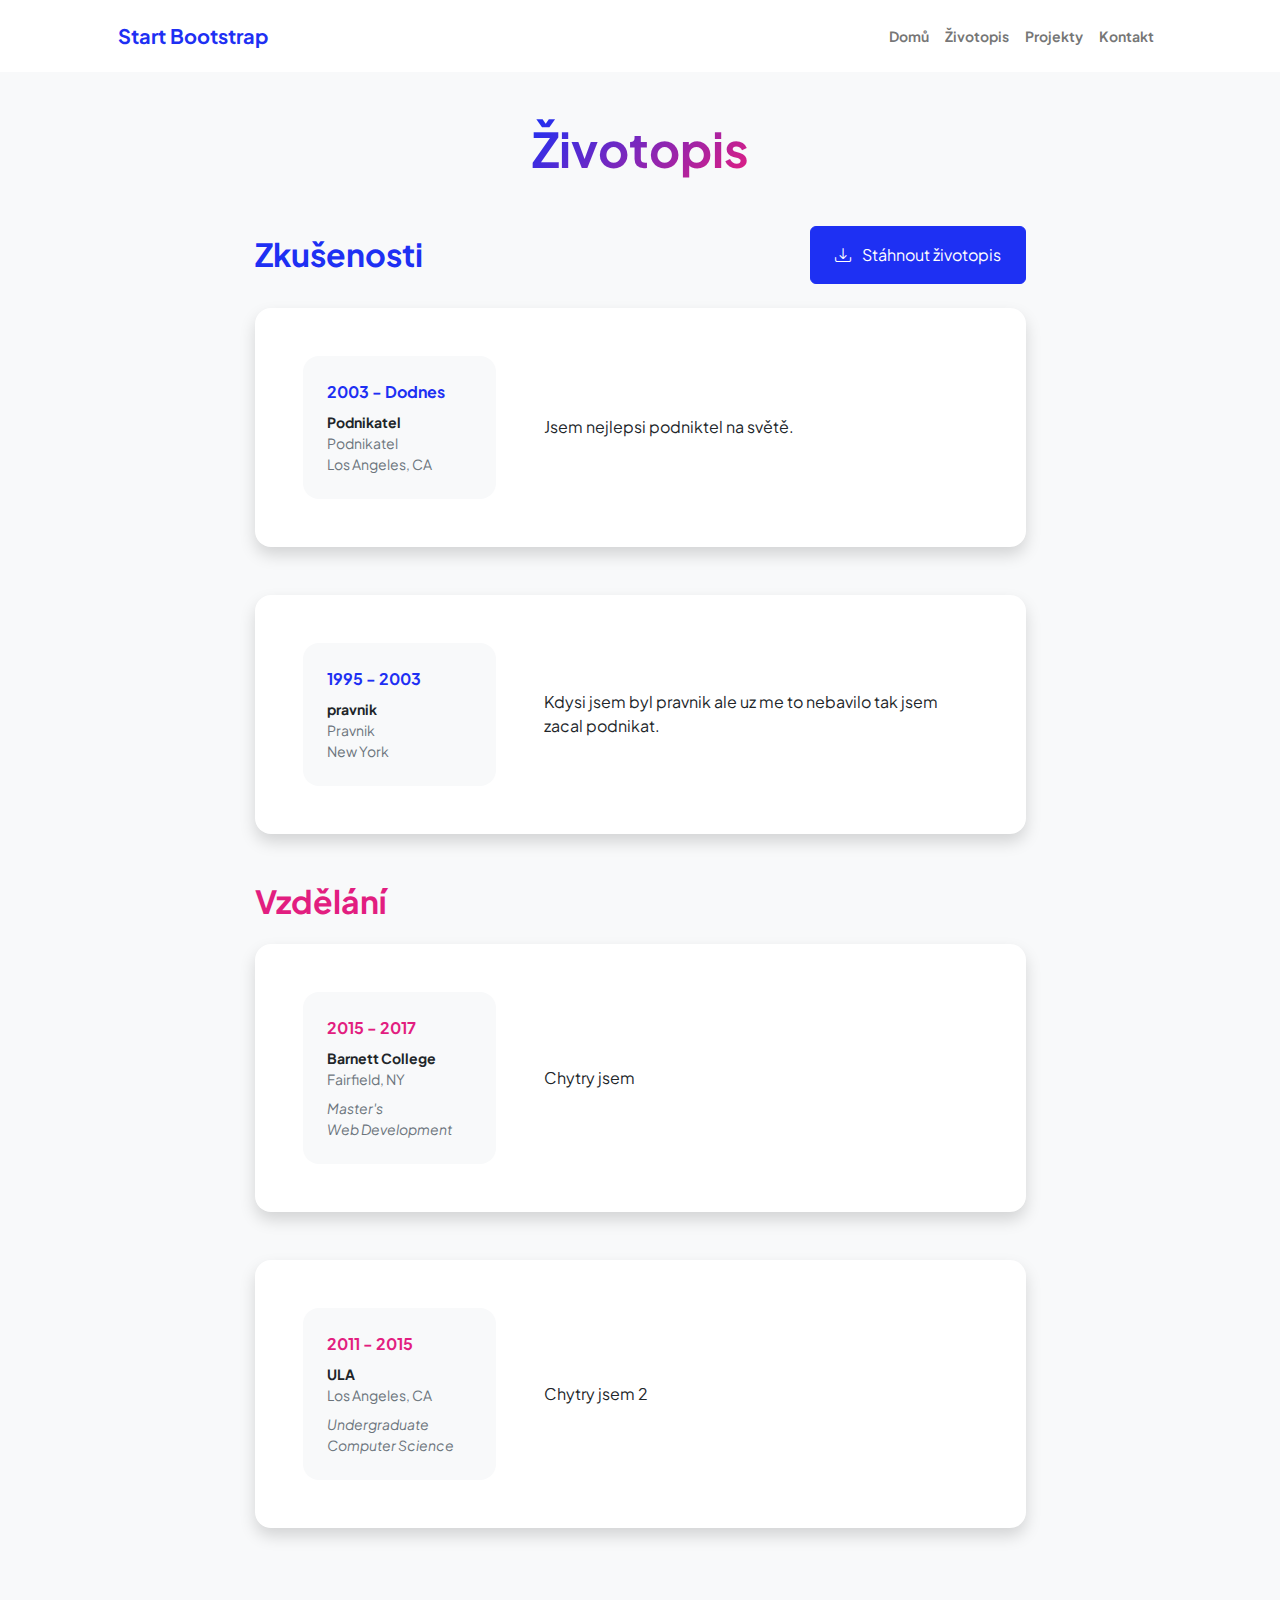
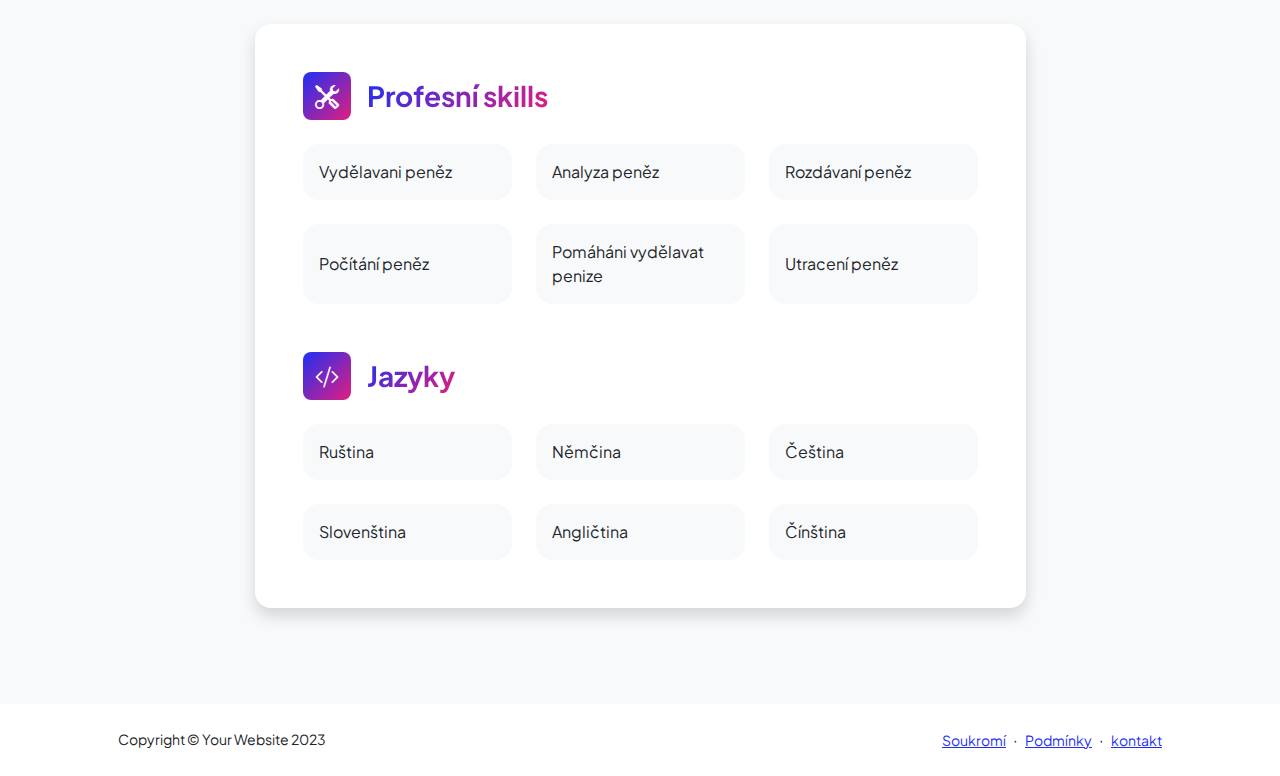
<file: startbootstrap-personal-gh-pages/startbootstrap-personal-gh-pages/resume.html>
<!DOCTYPE html>
<html lang="en">
    <head>
        <meta charset="utf-8" />
        <meta name="viewport" content="width=device-width, initial-scale=1, shrink-to-fit=no" />
        <meta name="description" content="" />
        <meta name="author" content="" />
        <title>Personal - Start Bootstrap Template</title>
        <!-- Favicon-->
        <link rel="icon" type="image/x-icon" href="assets/favicon.ico" />
        <!-- Custom Google font-->
        <link rel="preconnect" href="https://fonts.googleapis.com" />
        <link rel="preconnect" href="https://fonts.gstatic.com" crossorigin />
        <link href="https://fonts.googleapis.com/css2?family=Plus+Jakarta+Sans:wght@100;200;300;400;500;600;700;800;900&amp;display=swap" rel="stylesheet" />
        <!-- Bootstrap icons-->
        <link href="https://cdn.jsdelivr.net/npm/bootstrap-icons@1.8.1/font/bootstrap-icons.css" rel="stylesheet" />
        <!-- Core theme CSS (includes Bootstrap)-->
        <link href="css/styles.css" rel="stylesheet" />
    </head>
    <body class="d-flex flex-column h-100 bg-light">
        <main class="flex-shrink-0">
            <!-- Navigation-->
            <nav class="navbar navbar-expand-lg navbar-light bg-white py-3">
                <div class="container px-5">
                    <a class="navbar-brand" href="index.html"><span class="fw-bolder text-primary">Start Bootstrap</span></a>
                    <button class="navbar-toggler" type="button" data-bs-toggle="collapse" data-bs-target="#navbarSupportedContent" aria-controls="navbarSupportedContent" aria-expanded="false" aria-label="Toggle navigation"><span class="navbar-toggler-icon"></span></button>
                    <div class="collapse navbar-collapse" id="navbarSupportedContent">
                        <ul class="navbar-nav ms-auto mb-2 mb-lg-0 small fw-bolder">
                            <li class="nav-item"><a class="nav-link" href="index.html">Domů</a></li>
                            <li class="nav-item"><a class="nav-link" href="resume.html">Životopis</a></li>
                            <li class="nav-item"><a class="nav-link" href="projects.html">Projekty</a></li>
                            <li class="nav-item"><a class="nav-link" href="contact.html">Kontakt</a></li>
                        </ul>
                    </div>
                </div>
            </nav>
            <!-- Page Content-->
            <div class="container px-5 my-5">
                <div class="text-center mb-5">
                    <h1 class="display-5 fw-bolder mb-0"><span class="text-gradient d-inline">Životopis</span></h1>
                </div>
                <div class="row gx-5 justify-content-center">
                    <div class="col-lg-11 col-xl-9 col-xxl-8">
                        <!-- Experience Section-->
                        <section>
                            <div class="d-flex align-items-center justify-content-between mb-4">
                                <h2 class="text-primary fw-bolder mb-0">Zkušenosti</h2>
                                <!-- Download resume button-->
                                <!-- Note: Set the link href target to a PDF file within your project-->
                                <a class="btn btn-primary px-4 py-3" href="#!">
                                    <div class="d-inline-block bi bi-download me-2"></div>
                                    Stáhnout životopis
                                </a>
                            </div>
                            <!-- Experience Card 1-->
                            <div class="card shadow border-0 rounded-4 mb-5">
                                <div class="card-body p-5">
                                    <div class="row align-items-center gx-5">
                                        <div class="col text-center text-lg-start mb-4 mb-lg-0">
                                            <div class="bg-light p-4 rounded-4">
                                                <div class="text-primary fw-bolder mb-2">2003 - Dodnes</div>
                                                <div class="small fw-bolder">Podnikatel</div>
                                                <div class="small text-muted">Podnikatel</div>
                                                <div class="small text-muted">Los Angeles, CA</div>
                                            </div>
                                        </div>
                                        <div class="col-lg-8"><div>Jsem nejlepsi podniktel na světě.</div></div>
                                    </div>
                                </div>
                            </div>
                            <!-- Experience Card 2-->
                            <div class="card shadow border-0 rounded-4 mb-5">
                                <div class="card-body p-5">
                                    <div class="row align-items-center gx-5">
                                        <div class="col text-center text-lg-start mb-4 mb-lg-0">
                                            <div class="bg-light p-4 rounded-4">
                                                <div class="text-primary fw-bolder mb-2">1995 - 2003</div>
                                                <div class="small fw-bolder">pravnik</div>
                                                <div class="small text-muted">Pravnik</div>
                                                <div class="small text-muted">New York</div>
                                            </div>
                                        </div>
                                        <div class="col-lg-8"><div>Kdysi jsem byl pravnik ale uz me to nebavilo tak jsem zacal podnikat.</div></div>
                                    </div>
                                </div>
                            </div>
                        </section>
                        <!-- Education Section-->
                        <section>
                            <h2 class="text-secondary fw-bolder mb-4">Vzdělání</h2>
                            <!-- Education Card 1-->
                            <div class="card shadow border-0 rounded-4 mb-5">
                                <div class="card-body p-5">
                                    <div class="row align-items-center gx-5">
                                        <div class="col text-center text-lg-start mb-4 mb-lg-0">
                                            <div class="bg-light p-4 rounded-4">
                                                <div class="text-secondary fw-bolder mb-2">2015 - 2017</div>
                                                <div class="mb-2">
                                                    <div class="small fw-bolder">Barnett College</div>
                                                    <div class="small text-muted">Fairfield, NY</div>
                                                </div>
                                                <div class="fst-italic">
                                                    <div class="small text-muted">Master's</div>
                                                    <div class="small text-muted">Web Development</div>
                                                </div>
                                            </div>
                                        </div>
                                        <div class="col-lg-8"><div>Chytry jsem</div></div>
                                    </div>
                                </div>
                            </div>
                            <!-- Education Card 2-->
                            <div class="card shadow border-0 rounded-4 mb-5">
                                <div class="card-body p-5">
                                    <div class="row align-items-center gx-5">
                                        <div class="col text-center text-lg-start mb-4 mb-lg-0">
                                            <div class="bg-light p-4 rounded-4">
                                                <div class="text-secondary fw-bolder mb-2">2011 - 2015</div>
                                                <div class="mb-2">
                                                    <div class="small fw-bolder">ULA</div>
                                                    <div class="small text-muted">Los Angeles, CA</div>
                                                </div>
                                                <div class="fst-italic">
                                                    <div class="small text-muted">Undergraduate</div>
                                                    <div class="small text-muted">Computer Science</div>
                                                </div>
                                            </div>
                                        </div>
                                        <div class="col-lg-8"><div>Chytry jsem 2</div></div>
                                    </div>
                                </div>
                            </div>
                        </section>
                        <!-- Divider-->
                        <div class="pb-5"></div>
                        <!-- Skills Section-->
                        <section>
                            <!-- Skillset Card-->
                            <div class="card shadow border-0 rounded-4 mb-5">
                                <div class="card-body p-5">
                                    <!-- Professional skills list-->
                                    <div class="mb-5">
                                        <div class="d-flex align-items-center mb-4">
                                            <div class="feature bg-primary bg-gradient-primary-to-secondary text-white rounded-3 me-3"><i class="bi bi-tools"></i></div>
                                            <h3 class="fw-bolder mb-0"><span class="text-gradient d-inline">Profesní skills</span></h3>
                                        </div>
                                        <div class="row row-cols-1 row-cols-md-3 mb-4">
                                            <div class="col mb-4 mb-md-0"><div class="d-flex align-items-center bg-light rounded-4 p-3 h-100">Vydělavani peněz</div></div>
                                            <div class="col mb-4 mb-md-0"><div class="d-flex align-items-center bg-light rounded-4 p-3 h-100">Analyza peněz</div></div>
                                            <div class="col"><div class="d-flex align-items-center bg-light rounded-4 p-3 h-100">Rozdávaní peněz</div></div>
                                        </div>
                                        <div class="row row-cols-1 row-cols-md-3">
                                            <div class="col mb-4 mb-md-0"><div class="d-flex align-items-center bg-light rounded-4 p-3 h-100">Počítání peněz</div></div>
                                            <div class="col mb-4 mb-md-0"><div class="d-flex align-items-center bg-light rounded-4 p-3 h-100">Pomáháni vydělavat penize</div></div>
                                            <div class="col"><div class="d-flex align-items-center bg-light rounded-4 p-3 h-100">Utracení peněz</div></div>
                                        </div>
                                    </div>
                                    <!-- Languages list-->
                                    <div class="mb-0">
                                        <div class="d-flex align-items-center mb-4">
                                            <div class="feature bg-primary bg-gradient-primary-to-secondary text-white rounded-3 me-3"><i class="bi bi-code-slash"></i></div>
                                            <h3 class="fw-bolder mb-0"><span class="text-gradient d-inline">Jazyky</span></h3>
                                        </div>
                                        <div class="row row-cols-1 row-cols-md-3 mb-4">
                                            <div class="col mb-4 mb-md-0"><div class="d-flex align-items-center bg-light rounded-4 p-3 h-100">Ruština</div></div>
                                            <div class="col mb-4 mb-md-0"><div class="d-flex align-items-center bg-light rounded-4 p-3 h-100">Němčina</div></div>
                                            <div class="col"><div class="d-flex align-items-center bg-light rounded-4 p-3 h-100">Čeština</div></div>
                                        </div>
                                        <div class="row row-cols-1 row-cols-md-3">
                                            <div class="col mb-4 mb-md-0"><div class="d-flex align-items-center bg-light rounded-4 p-3 h-100">Slovenština</div></div>
                                            <div class="col mb-4 mb-md-0"><div class="d-flex align-items-center bg-light rounded-4 p-3 h-100">Angličtina</div></div>
                                            <div class="col"><div class="d-flex align-items-center bg-light rounded-4 p-3 h-100">Čínština</div></div>
                                        </div>
                                    </div>
                                </div>
                            </div>
                        </section>
                    </div>
                </div>
            </div>
        </main>
        <!-- Footer-->
        <footer class="bg-white py-4 mt-auto">
            <div class="container px-5">
                <div class="row align-items-center justify-content-between flex-column flex-sm-row">
                    <div class="col-auto"><div class="small m-0">Copyright &copy; Your Website 2023</div></div>
                    <div class="col-auto">
                        <a class="small" href="#!">Soukromí</a>
                        <span class="mx-1">&middot;</span>
                        <a class="small" href="#!">Podmínky</a>
                        <span class="mx-1">&middot;</span>
                        <a class="small" href="#!">kontakt</a>
                    </div>
                </div>
            </div>
        </footer>
        <!-- Bootstrap core JS-->
        <script src="https://cdn.jsdelivr.net/npm/bootstrap@5.2.3/dist/js/bootstrap.bundle.min.js"></script>
        <!-- Core theme JS-->
        <script src="js/scripts.js"></script>
    </body>
</html>
</file>
